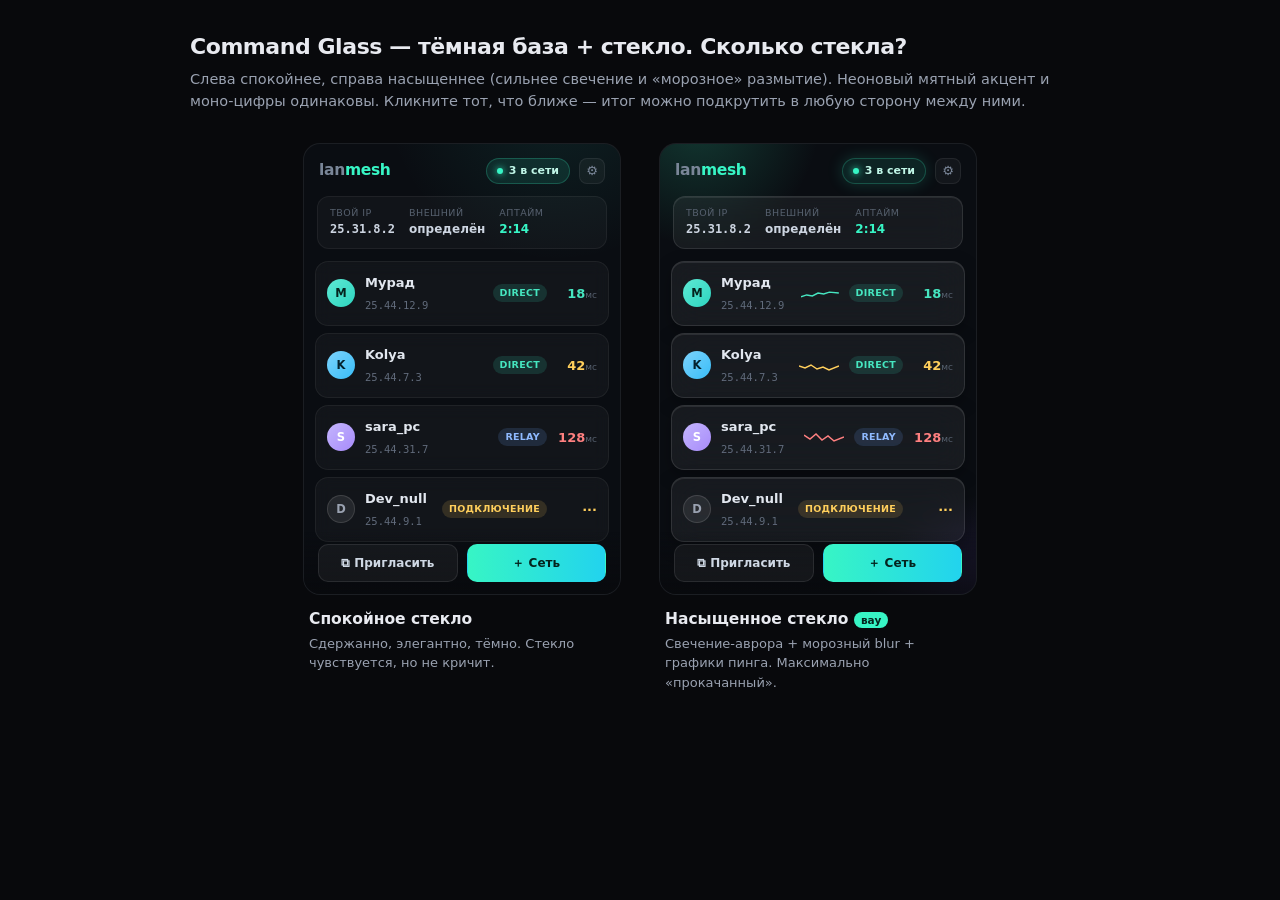
<file: docs/superpowers/design-mockups/01-dark-glass-direction.html>
<!DOCTYPE html>
<html lang="ru">
<head>
<meta charset="utf-8">
<meta name="viewport" content="width=device-width, initial-scale=1">
<title>lanmesh — Command Glass</title>
<style>
  * { box-sizing: border-box; }
  body { margin: 0; padding: 30px 24px 56px; background: #08090c; color: #e8eaf0;
    font: 15px/1.5 system-ui, "Segoe UI", Roboto, sans-serif; -webkit-font-smoothing: antialiased; }
  .head { max-width: 900px; margin: 0 auto 24px; }
  .head h1 { font-size: 22px; font-weight: 700; margin: 0 0 6px; letter-spacing: -.02em; }
  .head p { margin: 0; color: #9aa2b1; font-size: 14.5px; }
  .grid { max-width: 900px; margin: 0 auto; display: flex; flex-wrap: wrap; gap: 26px; justify-content: center; }
  .cards { display: contents; }
  .card { width: 330px; cursor: pointer; border-radius: 20px; padding: 6px;
    transition: transform .18s ease; outline: 2px solid transparent; outline-offset: 5px; }
  .card:hover { transform: translateY(-4px); }
  .card.selected { outline-color: #37f5c5; }
  .meta { padding: 13px 6px 2px; }
  .meta .name { font-size: 15.5px; font-weight: 650; }
  .meta .vibe { font-size: 13px; color: #9aa2b1; margin-top: 3px; }

  /* ===== shared device ===== */
  .device { position: relative; height: 452px; border-radius: 17px; overflow: hidden;
    border: 1px solid rgba(255,255,255,.07); background: #0a0d12; isolation: isolate; }
  .glow { position: absolute; inset: 0; z-index: 0; pointer-events: none; }
  .mono { font-family: ui-monospace, "Cascadia Code", Consolas, monospace; }
  .d-hd { position: relative; z-index: 2; display: flex; align-items: center; gap: 9px; padding: 14px 15px 12px; }
  .wm { font-size: 15.5px; font-weight: 750; letter-spacing: -.02em; color: #7a8698; }
  .wm b { color: #37f5c5; }
  .pill { margin-left: auto; font-size: 11px; font-weight: 650; padding: 4px 10px; border-radius: 999px;
    display: inline-flex; align-items: center; gap: 6px; color: #bff5e6;
    background: rgba(55,245,197,.10); border: 1px solid rgba(55,245,197,.22); }
  .pill .pdot { width: 6px; height: 6px; border-radius: 50%; background: #37f5c5; box-shadow: 0 0 7px #37f5c5; }
  .gear { width: 26px; height: 26px; border-radius: 8px; display: grid; place-items: center; font-size: 13px;
    color: #7a8698; background: rgba(255,255,255,.04); border: 1px solid rgba(255,255,255,.07); }

  .selfbar { position: relative; z-index: 2; margin: 0 13px 10px; padding: 9px 12px; border-radius: 12px;
    display: flex; align-items: center; gap: 14px; font-size: 11px; color: #6d7789; }
  .selfbar .k { display: block; font-size: 9.5px; text-transform: uppercase; letter-spacing: .05em; color: #57616f; }
  .selfbar .v { font-size: 12px; color: #cdd5e1; font-weight: 600; }
  .selfbar .up { color: #37f5c5; }

  .rows { position: relative; z-index: 2; padding: 2px 11px; display: flex; flex-direction: column; gap: 7px; }
  .row { display: flex; align-items: center; gap: 10px; padding: 9px 11px; border-radius: 13px; }
  .av { width: 28px; height: 28px; border-radius: 50%; flex: none; display: grid; place-items: center;
    font-size: 11.5px; font-weight: 700; color: #fff; }
  .av.m { background: linear-gradient(135deg,#5eead4,#2dd4bf); color:#04231d; }
  .av.k { background: linear-gradient(135deg,#7dd3fc,#38bdf8); color:#04222e; }
  .av.s { background: linear-gradient(135deg,#c4b5fd,#a78bfa); }
  .av.d { background: rgba(255,255,255,.08); color:#9aa2b1; border:1px solid rgba(255,255,255,.12); }
  .who { min-width: 0; }
  .nm { font-size: 13px; font-weight: 600; color: #e2e7ef; white-space: nowrap; }
  .ip { font-size: 10.5px; color: #616b7b; }
  .grow { flex: 1; }
  .bars { display: inline-flex; gap: 2px; align-items: flex-end; height: 13px; }
  .bars i { width: 3px; border-radius: 1px; background: #2a3342; }
  .bars i.on { background: #37f5c5; }
  .bars.mid i.on { background: #ffcf5c; }
  .badge { font-size: 9.5px; font-weight: 700; padding: 2px 7px; border-radius: 999px; text-transform: uppercase; letter-spacing: .03em; }
  .badge.direct { background: rgba(55,245,197,.13); color: #46e6c0; }
  .badge.relay { background: rgba(106,168,255,.15); color: #8fbaff; }
  .badge.conn { background: rgba(255,207,92,.14); color: #ffcf5c; }
  .png { font-size: 13px; font-weight: 700; font-variant-numeric: tabular-nums; min-width: 40px; text-align: right; }
  .png .u { font-size: 9px; color: #57616f; font-weight: 500; }
  .png.good { color: #46e6c0; } .png.ok { color: #ffcf5c; } .png.bad { color: #ff8080; } .png.conn { color: #ffcf5c; }
  .spark { display: block; margin-top: 2px; }

  .foot { position: absolute; z-index: 2; left: 0; right: 0; bottom: 0; padding: 12px 14px;
    display: flex; gap: 9px; background: linear-gradient(0deg, rgba(8,9,12,.75), transparent); }
  .btn { flex: 1; text-align: center; font-size: 12px; font-weight: 650; padding: 9px; border-radius: 10px;
    color: #cfd8e4; background: rgba(255,255,255,.05); border: 1px solid rgba(255,255,255,.09); }
  .btn.pri { color: #04231d; border-color: transparent; background: linear-gradient(90deg,#37f5c5,#22d3ee); }

  /* ===== V1 — subtle glass ===== */
  .v1 .glow { background: radial-gradient(90% 60% at 80% -10%, rgba(45,212,191,.10), transparent 60%); }
  .v1 .row { background: rgba(255,255,255,.035); border: 1px solid rgba(255,255,255,.06);
    backdrop-filter: blur(8px); }
  .v1 .selfbar { background: rgba(255,255,255,.03); border: 1px solid rgba(255,255,255,.055); }

  /* ===== V2 — rich glass ===== */
  .v2 .glow { background:
    radial-gradient(70% 50% at 12% -5%, rgba(52,229,176,.20), transparent 55%),
    radial-gradient(75% 55% at 105% 108%, rgba(139,92,246,.22), transparent 55%); }
  .v2 .row { background: rgba(255,255,255,.06); border: 1px solid rgba(255,255,255,.11);
    backdrop-filter: blur(16px) saturate(1.2);
    box-shadow: inset 0 1px 0 rgba(255,255,255,.09), 0 6px 18px rgba(0,0,0,.28); }
  .v2 .selfbar { background: rgba(255,255,255,.055); border: 1px solid rgba(255,255,255,.10);
    backdrop-filter: blur(14px); box-shadow: inset 0 1px 0 rgba(255,255,255,.08); }
  .v2 .pill { box-shadow: 0 0 16px rgba(55,245,197,.18); }
</style>
</head>
<body>
  <div class="head">
    <h1>Command Glass — тёмная база + стекло. Сколько стекла?</h1>
    <p>Слева спокойнее, справа насыщеннее (сильнее свечение и «морозное» размытие). Неоновый мятный акцент и моно-цифры одинаковы. Кликните тот, что ближе — итог можно подкрутить в любую сторону между ними.</p>
  </div>

  <div class="grid">
    <div class="cards">

      <!-- V1 -->
      <div class="card v1" data-choice="subtle" onclick="toggleSelect(this)">
        <div class="device">
          <div class="glow"></div>
          <div class="d-hd">
            <span class="wm">lan<b>mesh</b></span>
            <span class="pill"><span class="pdot"></span>3 в сети</span>
            <span class="gear">⚙</span>
          </div>
          <div class="selfbar">
            <span><span class="k">твой IP</span><span class="v mono">25.31.8.2</span></span>
            <span><span class="k">внешний</span><span class="v">определён</span></span>
            <span><span class="k">аптайм</span><span class="v up">2:14</span></span>
          </div>
          <div class="rows">
            <div class="row"><span class="av m">М</span><span class="who"><span class="nm">Мурад</span><br><span class="ip mono">25.44.12.9</span></span><span class="grow"></span>
              <span class="bars"><i class="on"></i><i class="on"></i><i class="on"></i><i class="on"></i></span>
              <span class="badge direct">direct</span><span class="png good">18<span class="u">мс</span></span></div>
            <div class="row"><span class="av k">K</span><span class="who"><span class="nm">Kolya</span><br><span class="ip mono">25.44.7.3</span></span><span class="grow"></span>
              <span class="bars mid"><i class="on"></i><i class="on"></i><i class="on"></i><i></i></span>
              <span class="badge direct">direct</span><span class="png ok">42<span class="u">мс</span></span></div>
            <div class="row"><span class="av s">S</span><span class="who"><span class="nm">sara_pc</span><br><span class="ip mono">25.44.31.7</span></span><span class="grow"></span>
              <span class="bars"><i class="on"></i><i class="on"></i><i></i><i></i></span>
              <span class="badge relay">relay</span><span class="png bad">128<span class="u">мс</span></span></div>
            <div class="row"><span class="av d">D</span><span class="who"><span class="nm">Dev_null</span><br><span class="ip mono">25.44.9.1</span></span><span class="grow"></span>
              <span class="badge conn">подключение</span><span class="png conn">···</span></div>
          </div>
          <div class="foot"><span class="btn">⧉ Пригласить</span><span class="btn pri">＋ Сеть</span></div>
        </div>
        <div class="meta"><div class="name">Спокойное стекло</div><div class="vibe">Сдержанно, элегантно, тёмно. Стекло чувствуется, но не кричит.</div></div>
      </div>

      <!-- V2 -->
      <div class="card v2" data-choice="rich" onclick="toggleSelect(this)">
        <div class="device">
          <div class="glow"></div>
          <div class="d-hd">
            <span class="wm">lan<b>mesh</b></span>
            <span class="pill"><span class="pdot"></span>3 в сети</span>
            <span class="gear">⚙</span>
          </div>
          <div class="selfbar">
            <span><span class="k">твой IP</span><span class="v mono">25.31.8.2</span></span>
            <span><span class="k">внешний</span><span class="v">определён</span></span>
            <span><span class="k">аптайм</span><span class="v up">2:14</span></span>
          </div>
          <div class="rows">
            <div class="row"><span class="av m">М</span><span class="who"><span class="nm">Мурад</span><br><span class="ip mono">25.44.12.9</span></span><span class="grow"></span>
              <svg class="spark" width="40" height="16" viewBox="0 0 40 16"><polyline points="0,11 6,9 12,10 18,7 24,8 30,6 40,7" fill="none" stroke="#46e6c0" stroke-width="1.5"/></svg>
              <span class="badge direct">direct</span><span class="png good">18<span class="u">мс</span></span></div>
            <div class="row"><span class="av k">K</span><span class="who"><span class="nm">Kolya</span><br><span class="ip mono">25.44.7.3</span></span><span class="grow"></span>
              <svg class="spark" width="40" height="16" viewBox="0 0 40 16"><polyline points="0,8 6,10 12,7 18,11 24,9 30,12 40,8" fill="none" stroke="#ffcf5c" stroke-width="1.5"/></svg>
              <span class="badge direct">direct</span><span class="png ok">42<span class="u">мс</span></span></div>
            <div class="row"><span class="av s">S</span><span class="who"><span class="nm">sara_pc</span><br><span class="ip mono">25.44.31.7</span></span><span class="grow"></span>
              <svg class="spark" width="40" height="16" viewBox="0 0 40 16"><polyline points="0,5 6,9 12,4 18,10 24,6 30,11 40,7" fill="none" stroke="#ff8080" stroke-width="1.5"/></svg>
              <span class="badge relay">relay</span><span class="png bad">128<span class="u">мс</span></span></div>
            <div class="row"><span class="av d">D</span><span class="who"><span class="nm">Dev_null</span><br><span class="ip mono">25.44.9.1</span></span><span class="grow"></span>
              <span class="badge conn">подключение</span><span class="png conn">···</span></div>
          </div>
          <div class="foot"><span class="btn">⧉ Пригласить</span><span class="btn pri">＋ Сеть</span></div>
        </div>
        <div class="meta"><div class="name">Насыщенное стекло <span style="font-size:10.5px;font-weight:700;color:#04231d;background:#37f5c5;padding:2px 7px;border-radius:999px">вау</span></div><div class="vibe">Свечение-аврора + морозный blur + графики пинга. Максимально «прокачанный».</div></div>
      </div>

    </div>
  </div>
</body>
</html>
</file>
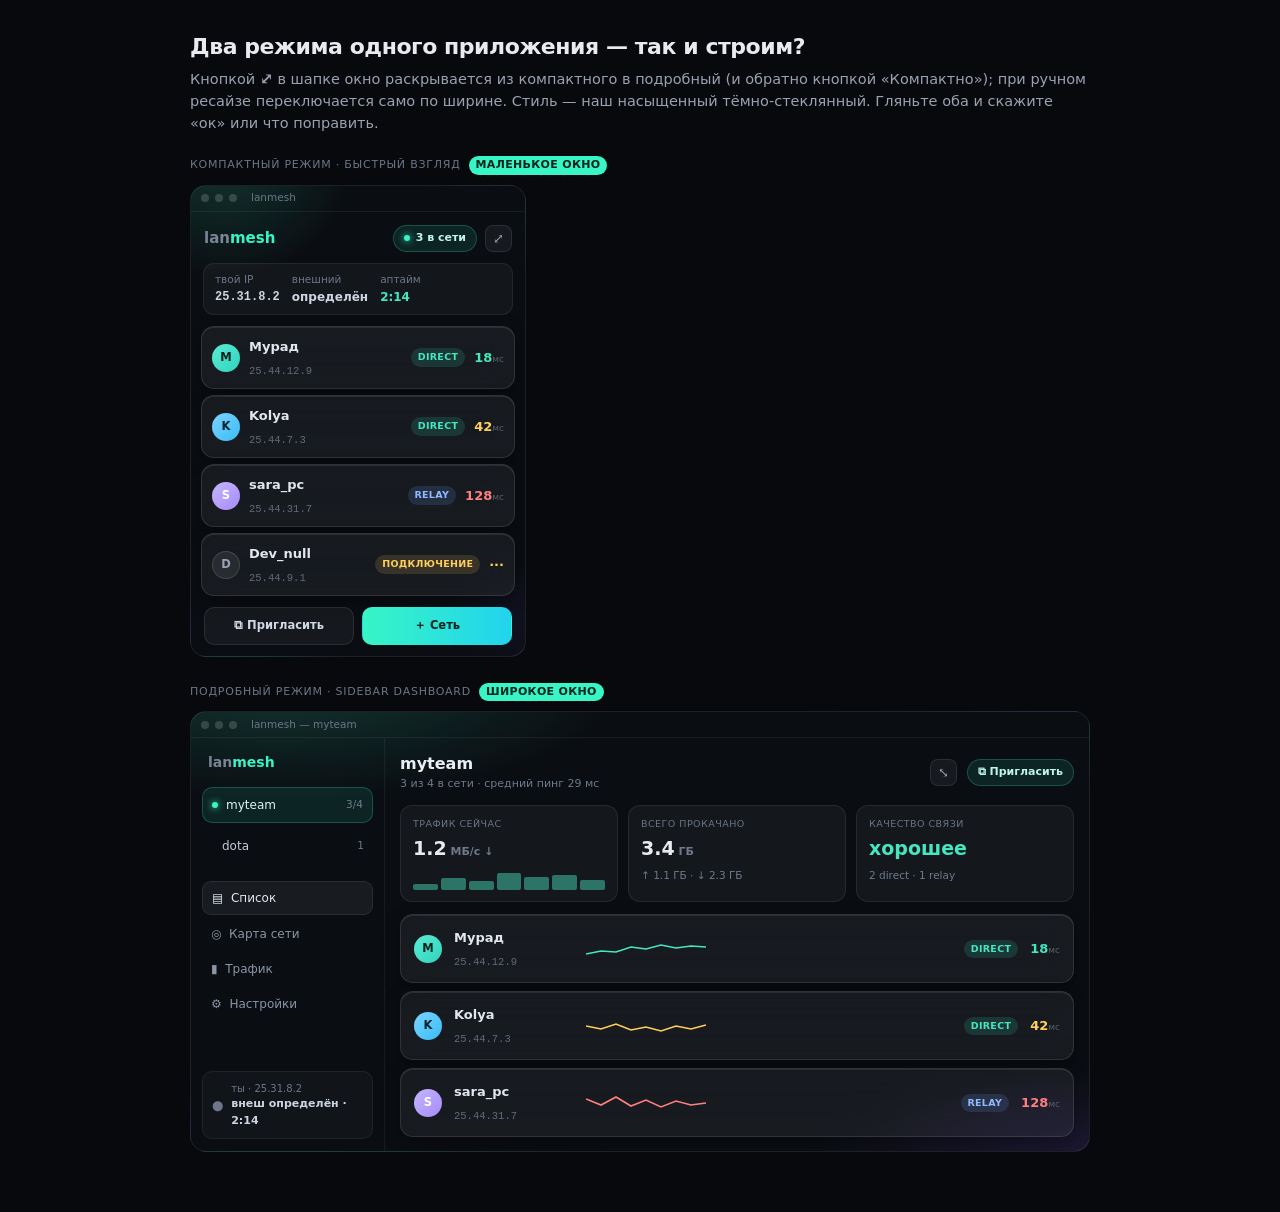
<file: docs/superpowers/design-mockups/02-two-modes.html>
<!DOCTYPE html>
<html lang="ru">
<head>
<meta charset="utf-8">
<meta name="viewport" content="width=device-width, initial-scale=1">
<title>lanmesh — два режима</title>
<style>
  * { box-sizing: border-box; }
  body { margin: 0; padding: 30px 22px 60px; background: #08090c; color: #e8eaf0;
    font: 15px/1.5 system-ui, "Segoe UI", Roboto, sans-serif; -webkit-font-smoothing: antialiased; }
  .head { max-width: 900px; margin: 0 auto 22px; }
  .head h1 { font-size: 22px; font-weight: 700; margin: 0 0 6px; letter-spacing: -.02em; }
  .head p { margin: 0; color: #9aa2b1; font-size: 14.5px; }
  .wrap { max-width: 900px; margin: 0 auto; display: flex; flex-direction: column; gap: 26px; }
  .sect-lbl { font-size: 11px; text-transform: uppercase; letter-spacing: .07em; color: #6b7686; margin-bottom: 10px; display:flex; align-items:center; gap:8px;}
  .sect-lbl .tag { color:#04231d; background:#37f5c5; padding:1px 7px; border-radius:999px; font-weight:700; letter-spacing:.03em;}
  .mono { font-family: ui-monospace, "Cascadia Code", Consolas, monospace; }

  /* shared device */
  .device { position: relative; border-radius: 16px; overflow: hidden; isolation: isolate;
    border: 1px solid rgba(255,255,255,.08);
    background: radial-gradient(70% 45% at 10% -5%, rgba(52,229,176,.18), transparent 55%),
                radial-gradient(70% 50% at 105% 108%, rgba(139,92,246,.20), transparent 55%), #0a0d12; }
  .tbar { height: 26px; display:flex; align-items:center; gap:6px; padding:0 10px;
    border-bottom:1px solid rgba(255,255,255,.06); }
  .tbar i { width:8px; height:8px; border-radius:50%; background:rgba(255,255,255,.16); }
  .tbar .tt { margin-left:8px; font-size:10.5px; color:#6b7686; }

  .glassrow { background: rgba(255,255,255,.06); border: 1px solid rgba(255,255,255,.11);
    backdrop-filter: blur(16px) saturate(1.2); border-radius: 13px;
    box-shadow: inset 0 1px 0 rgba(255,255,255,.09), 0 6px 18px rgba(0,0,0,.28); }

  .pill { font-size: 11px; font-weight: 650; padding: 4px 10px; border-radius: 999px;
    display: inline-flex; align-items: center; gap: 6px; color: #bff5e6;
    background: rgba(55,245,197,.10); border: 1px solid rgba(55,245,197,.22); }
  .pill .pdot { width: 6px; height: 6px; border-radius: 50%; background: #37f5c5; box-shadow: 0 0 7px #37f5c5; }
  .iconbtn { width: 27px; height: 27px; border-radius: 8px; display: grid; place-items: center; font-size: 13px;
    color: #9aa6b6; background: rgba(255,255,255,.05); border: 1px solid rgba(255,255,255,.09); }

  /* peer row atoms */
  .av { width: 28px; height: 28px; border-radius: 50%; flex: none; display: grid; place-items: center; font-size: 11.5px; font-weight: 700; color: #fff; }
  .av.m { background: linear-gradient(135deg,#5eead4,#2dd4bf); color:#04231d; }
  .av.k { background: linear-gradient(135deg,#7dd3fc,#38bdf8); color:#04222e; }
  .av.s { background: linear-gradient(135deg,#c4b5fd,#a78bfa); }
  .av.d { background: rgba(255,255,255,.08); color:#9aa2b1; border:1px solid rgba(255,255,255,.12); }
  .nm { font-size: 13px; font-weight: 600; color: #e2e7ef; white-space: nowrap; }
  .ip { font-size: 10.5px; color: #616b7b; }
  .bars { display:inline-flex; gap:2px; align-items:flex-end; height:13px; }
  .bars i { width:3px; border-radius:1px; background:#2a3342; }
  .bars i.on { background:#46e6c0; } .bars.mid i.on { background:#ffcf5c; }
  .badge { font-size:9.5px; font-weight:700; padding:2px 7px; border-radius:999px; text-transform:uppercase; letter-spacing:.03em; }
  .badge.direct { background:rgba(55,245,197,.13); color:#46e6c0; }
  .badge.relay { background:rgba(106,168,255,.15); color:#8fbaff; }
  .badge.conn { background:rgba(255,207,92,.14); color:#ffcf5c; }
  .png { font-size:13px; font-weight:700; font-variant-numeric:tabular-nums; text-align:right; }
  .png .u { font-size:9px; color:#57616f; font-weight:500; }
  .png.good{color:#46e6c0;}.png.ok{color:#ffcf5c;}.png.bad{color:#ff8080;}.png.conn{color:#ffcf5c;}
  .grow { flex:1; }

  /* ---------- COMPACT ---------- */
  .compact { width: 336px; }
  .compact .hd { display:flex; align-items:center; gap:8px; padding:13px 13px 11px; }
  .compact .wm { font-size:15px; font-weight:750; color:#7a8698; } .compact .wm b{color:#37f5c5;}
  .compact .self { display:flex; gap:12px; margin:0 12px 9px; padding:8px 11px; border-radius:11px;
    background:rgba(255,255,255,.04); border:1px solid rgba(255,255,255,.07); font-size:10.5px; color:#6d7789; }
  .compact .self .v { display:block; font-size:12px; color:#cdd5e1; font-weight:600; }
  .compact .self .v.up { color:#46e6c0; }
  .compact .rows { padding:2px 10px 60px; display:flex; flex-direction:column; gap:6px; }
  .compact .row { display:flex; align-items:center; gap:9px; padding:8px 10px; }
  .compact .foot { position:absolute; left:0; right:0; bottom:0; padding:11px 13px; display:flex; gap:8px;
    background:linear-gradient(0deg,rgba(10,13,18,.85),transparent); }
  .compact .btn { flex:1; text-align:center; font-size:11.5px; font-weight:650; padding:9px; border-radius:10px;
    color:#cfd8e4; background:rgba(255,255,255,.05); border:1px solid rgba(255,255,255,.09); }
  .compact .btn.pri { color:#04231d; border-color:transparent; background:linear-gradient(90deg,#37f5c5,#22d3ee); }

  /* ---------- DETAILED ---------- */
  .detailed { width: 100%; }
  .dwrap { display:flex; min-height: 340px; }
  .rail { width: 194px; flex:none; padding:12px 11px; border-right:1px solid rgba(255,255,255,.06); display:flex; flex-direction:column; gap:6px; }
  .rail .brand { font-size:14px; font-weight:750; color:#7a8698; padding:2px 6px 8px; } .rail .brand b{color:#37f5c5;}
  .rail .netitem { display:flex; align-items:center; gap:8px; padding:8px 9px; border-radius:10px; font-size:12px; color:#c3ccd8; }
  .rail .netitem.on { background:rgba(55,245,197,.10); border:1px solid rgba(55,245,197,.22); color:#dbf6ee; }
  .rail .netitem .cnt { margin-left:auto; font-size:10.5px; color:#6f7a8a; }
  .rail .nav { margin-top:12px; display:flex; flex-direction:column; gap:3px; }
  .rail .nav .n { display:flex; align-items:center; gap:9px; padding:7px 9px; border-radius:9px; font-size:12px; color:#8b95a5; }
  .rail .nav .n.on { background:rgba(255,255,255,.06); color:#e2e7ef; border:1px solid rgba(255,255,255,.08); }
  .rail .selfmini { margin-top:auto; padding:9px; border-radius:10px; background:rgba(255,255,255,.03); border:1px solid rgba(255,255,255,.06); font-size:10px; color:#6d7789; display:flex; align-items:center; gap:8px;}
  .rail .selfmini .v { color:#cdd5e1; font-weight:600; font-size:11px;}

  .dmain { flex:1; padding:14px 15px; min-width:0; display:flex; flex-direction:column; gap:12px; }
  .dhd { display:flex; align-items:center; gap:10px; }
  .dhd .title { font-size:16px; font-weight:700; color:#eaeff5; }
  .dhd .sub { font-size:11px; color:#6f7a8a; }
  .tiles { display:grid; grid-template-columns:repeat(3,1fr); gap:10px; }
  .tile { padding:11px 12px; border-radius:12px; background:rgba(255,255,255,.045); border:1px solid rgba(255,255,255,.08); }
  .tile .k { font-size:9.5px; text-transform:uppercase; letter-spacing:.05em; color:#6b7686; }
  .tile .big { font-size:19px; font-weight:750; margin-top:3px; font-variant-numeric:tabular-nums; }
  .tile .big small { font-size:11px; color:#6f7a8a; font-weight:600; }
  .tbars { display:flex; gap:3px; align-items:flex-end; height:22px; margin-top:6px; }
  .tbars i { flex:1; border-radius:2px; background:rgba(70,230,192,.45); }
  .drows { display:flex; flex-direction:column; gap:8px; }
  .drow { display:flex; align-items:center; gap:12px; padding:11px 13px; }
  .spark { display:block; }
</style>
</head>
<body>
  <div class="head">
    <h1>Два режима одного приложения — так и строим?</h1>
    <p>Кнопкой <b>⤢</b> в шапке окно раскрывается из компактного в подробный (и обратно кнопкой «Компактно»); при ручном ресайзе переключается само по ширине. Стиль — наш насыщенный тёмно-стеклянный. Гляньте оба и скажите «ок» или что поправить.</p>
  </div>

  <div class="wrap">

    <!-- COMPACT -->
    <div>
      <div class="sect-lbl">Компактный режим · быстрый взгляд <span class="tag">маленькое окно</span></div>
      <div class="device compact">
        <div class="tbar"><i></i><i></i><i></i><span class="tt">lanmesh</span></div>
        <div class="hd">
          <span class="wm">lan<b>mesh</b></span>
          <span class="grow"></span>
          <span class="pill"><span class="pdot"></span>3 в сети</span>
          <span class="iconbtn" title="Развернуть">⤢</span>
        </div>
        <div class="self">
          <span><span class="k">твой IP</span><span class="v mono">25.31.8.2</span></span>
          <span><span class="k">внешний</span><span class="v">определён</span></span>
          <span><span class="k">аптайм</span><span class="v up">2:14</span></span>
        </div>
        <div class="rows">
          <div class="row glassrow"><span class="av m">М</span><span><span class="nm">Мурад</span><br><span class="ip mono">25.44.12.9</span></span><span class="grow"></span>
            <span class="bars"><i class="on"></i><i class="on"></i><i class="on"></i><i class="on"></i></span><span class="badge direct">direct</span><span class="png good">18<span class="u">мс</span></span></div>
          <div class="row glassrow"><span class="av k">K</span><span><span class="nm">Kolya</span><br><span class="ip mono">25.44.7.3</span></span><span class="grow"></span>
            <span class="bars mid"><i class="on"></i><i class="on"></i><i class="on"></i><i></i></span><span class="badge direct">direct</span><span class="png ok">42<span class="u">мс</span></span></div>
          <div class="row glassrow"><span class="av s">S</span><span><span class="nm">sara_pc</span><br><span class="ip mono">25.44.31.7</span></span><span class="grow"></span>
            <span class="bars"><i class="on"></i><i class="on"></i><i></i><i></i></span><span class="badge relay">relay</span><span class="png bad">128<span class="u">мс</span></span></div>
          <div class="row glassrow"><span class="av d">D</span><span><span class="nm">Dev_null</span><br><span class="ip mono">25.44.9.1</span></span><span class="grow"></span>
            <span class="badge conn">подключение</span><span class="png conn">···</span></div>
        </div>
        <div class="foot"><span class="btn">⧉ Пригласить</span><span class="btn pri">＋ Сеть</span></div>
      </div>
    </div>

    <!-- DETAILED -->
    <div>
      <div class="sect-lbl">Подробный режим · Sidebar Dashboard <span class="tag">широкое окно</span></div>
      <div class="device detailed">
        <div class="tbar"><i></i><i></i><i></i><span class="tt">lanmesh — myteam</span></div>
        <div class="dwrap">
          <div class="rail">
            <div class="brand">lan<b>mesh</b></div>
            <div class="netitem on"><span class="pill" style="padding:0;background:none;border:none"><span class="pdot"></span></span>myteam<span class="cnt">3/4</span></div>
            <div class="netitem"><span class="bars" style="height:8px"><i class="on" style="background:#8fbaff"></i></span>dota<span class="cnt">1</span></div>
            <div class="nav">
              <div class="n on">▤ &nbsp;Список</div>
              <div class="n">◎ &nbsp;Карта сети</div>
              <div class="n">▮ &nbsp;Трафик</div>
              <div class="n">⚙ &nbsp;Настройки</div>
            </div>
            <div class="selfmini"><span>⬤</span><span><span class="k">ты · 25.31.8.2</span><br><span class="v">внеш определён · 2:14</span></span></div>
          </div>
          <div class="dmain">
            <div class="dhd">
              <div><div class="title">myteam</div><div class="sub">3 из 4 в сети · средний пинг 29 мс</div></div>
              <span class="grow"></span>
              <span class="iconbtn" title="Свернуть в компактный">⤡</span>
              <span class="pill" style="cursor:default">⧉ Пригласить</span>
            </div>
            <div class="tiles">
              <div class="tile"><div class="k">Трафик сейчас</div><div class="big">1.2<small> МБ/с ↓</small></div><div class="tbars"><i style="height:30%"></i><i style="height:55%"></i><i style="height:40%"></i><i style="height:80%"></i><i style="height:60%"></i><i style="height:70%"></i><i style="height:45%"></i></div></div>
              <div class="tile"><div class="k">Всего прокачано</div><div class="big">3.4<small> ГБ</small></div><div class="sub" style="margin-top:6px;font-size:10.5px;color:#6f7a8a">↑ 1.1 ГБ · ↓ 2.3 ГБ</div></div>
              <div class="tile"><div class="k">Качество связи</div><div class="big" style="color:#46e6c0">хорошее</div><div class="sub" style="margin-top:6px;font-size:10.5px;color:#6f7a8a">2 direct · 1 relay</div></div>
            </div>
            <div class="drows">
              <div class="drow glassrow"><span class="av m">М</span><span style="width:120px"><span class="nm">Мурад</span><br><span class="ip mono">25.44.12.9</span></span>
                <svg class="spark" width="120" height="24" viewBox="0 0 120 24"><polyline points="0,17 15,14 30,15 45,10 60,12 75,8 90,11 105,9 120,10" fill="none" stroke="#46e6c0" stroke-width="1.6"/></svg>
                <span class="grow"></span><span class="bars"><i class="on"></i><i class="on"></i><i class="on"></i><i class="on"></i></span><span class="badge direct">direct</span><span class="png good">18<span class="u">мс</span></span></div>
              <div class="drow glassrow"><span class="av k">K</span><span style="width:120px"><span class="nm">Kolya</span><br><span class="ip mono">25.44.7.3</span></span>
                <svg class="spark" width="120" height="24" viewBox="0 0 120 24"><polyline points="0,12 15,15 30,10 45,16 60,13 75,17 90,12 105,15 120,11" fill="none" stroke="#ffcf5c" stroke-width="1.6"/></svg>
                <span class="grow"></span><span class="bars mid"><i class="on"></i><i class="on"></i><i class="on"></i><i></i></span><span class="badge direct">direct</span><span class="png ok">42<span class="u">мс</span></span></div>
              <div class="drow glassrow"><span class="av s">S</span><span style="width:120px"><span class="nm">sara_pc</span><br><span class="ip mono">25.44.31.7</span></span>
                <svg class="spark" width="120" height="24" viewBox="0 0 120 24"><polyline points="0,8 15,14 30,6 45,15 60,9 75,16 90,10 105,14 120,12" fill="none" stroke="#ff8080" stroke-width="1.6"/></svg>
                <span class="grow"></span><span class="bars"><i class="on"></i><i class="on"></i><i></i><i></i></span><span class="badge relay">relay</span><span class="png bad">128<span class="u">мс</span></span></div>
            </div>
          </div>
        </div>
      </div>
    </div>

  </div>
</body>
</html>
</file>
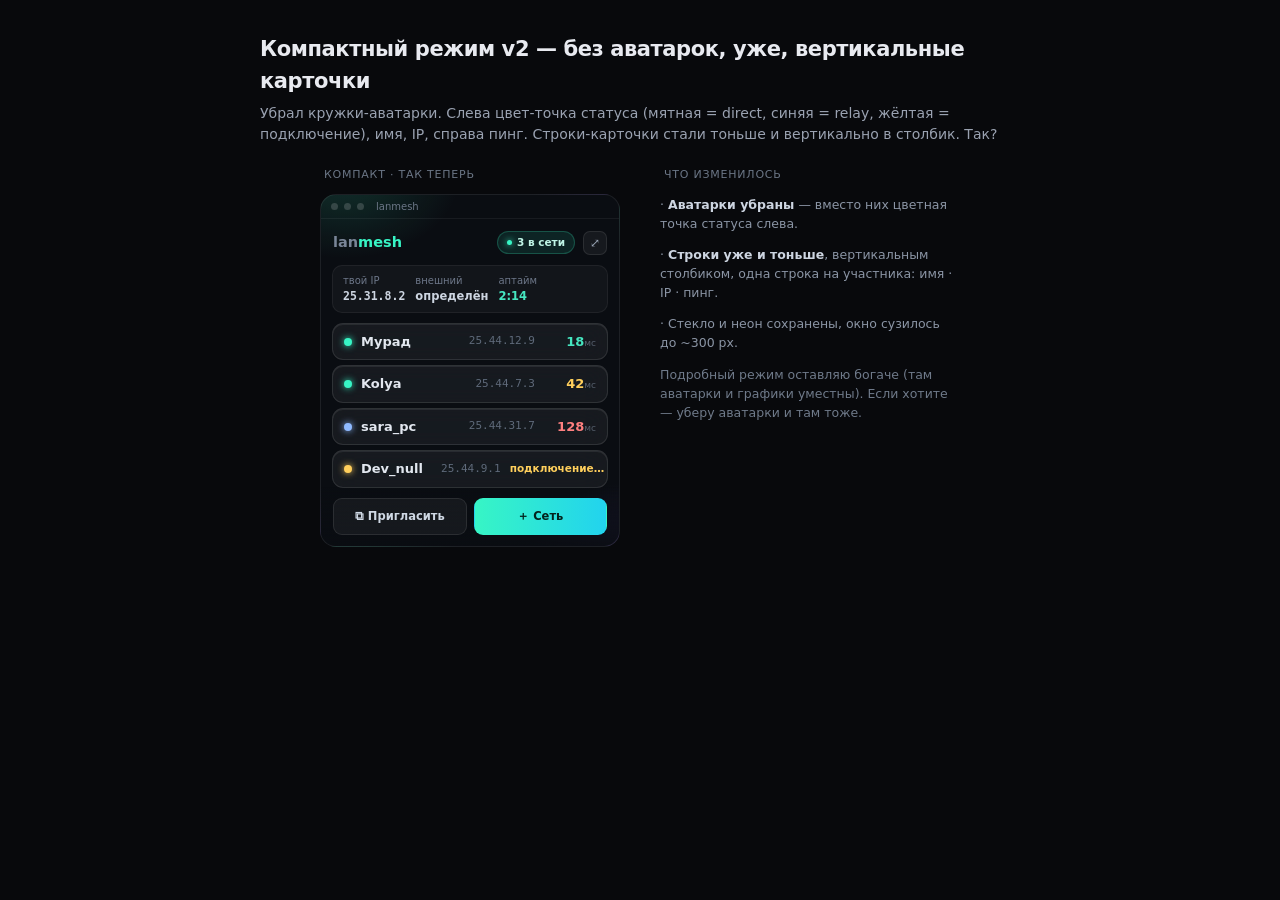
<file: docs/superpowers/design-mockups/03-compact-final.html>
<!DOCTYPE html>
<html lang="ru">
<head>
<meta charset="utf-8">
<meta name="viewport" content="width=device-width, initial-scale=1">
<title>lanmesh — компакт v2</title>
<style>
  * { box-sizing: border-box; }
  body { margin: 0; padding: 34px 22px 60px; background: #08090c; color: #e8eaf0;
    font: 15px/1.5 system-ui, "Segoe UI", Roboto, sans-serif; -webkit-font-smoothing: antialiased; }
  .head { max-width: 760px; margin: 0 auto 22px; }
  .head h1 { font-size: 21px; font-weight: 700; margin: 0 0 6px; letter-spacing: -.02em; }
  .head p { margin: 0; color: #9aa2b1; font-size: 14px; }
  .stage { display: flex; gap: 40px; justify-content: center; align-items: flex-start; flex-wrap: wrap; max-width: 760px; margin: 0 auto; }
  .col-lbl { font-size: 11px; text-transform: uppercase; letter-spacing: .07em; color: #6b7686; margin: 0 0 10px 4px; }
  .mono { font-family: ui-monospace, "Cascadia Code", Consolas, monospace; }

  .device { position: relative; width: 300px; border-radius: 16px; overflow: hidden; isolation: isolate;
    border: 1px solid rgba(255,255,255,.08);
    background: radial-gradient(70% 42% at 8% -5%, rgba(52,229,176,.16), transparent 55%),
                radial-gradient(70% 48% at 106% 108%, rgba(139,92,246,.18), transparent 55%), #0a0d12; }
  .tbar { height: 24px; display:flex; align-items:center; gap:6px; padding:0 10px; border-bottom:1px solid rgba(255,255,255,.06); }
  .tbar i { width:7px; height:7px; border-radius:50%; background:rgba(255,255,255,.16); }
  .tbar .tt { margin-left:6px; font-size:10px; color:#6b7686; }

  .hd { display:flex; align-items:center; gap:8px; padding:12px 12px 10px; }
  .wm { font-size:14.5px; font-weight:750; color:#7a8698; } .wm b{color:#37f5c5;}
  .grow { flex:1; }
  .pill { font-size:10.5px; font-weight:650; padding:3px 9px; border-radius:999px; display:inline-flex; align-items:center; gap:5px;
    color:#bff5e6; background:rgba(55,245,197,.10); border:1px solid rgba(55,245,197,.22); }
  .pill .pdot { width:5px; height:5px; border-radius:50%; background:#37f5c5; box-shadow:0 0 6px #37f5c5; }
  .iconbtn { width:24px; height:24px; border-radius:7px; display:grid; place-items:center; font-size:12px;
    color:#9aa6b6; background:rgba(255,255,255,.05); border:1px solid rgba(255,255,255,.09); }

  .self { display:flex; gap:10px; margin:0 11px 8px; padding:7px 10px; border-radius:10px;
    background:rgba(255,255,255,.035); border:1px solid rgba(255,255,255,.06); font-size:10px; color:#6d7789; }
  .self .v { display:block; font-size:11.5px; color:#cdd5e1; font-weight:600; }
  .self .v.up { color:#46e6c0; }

  /* slim vertical cards, NO avatar */
  .rows { padding:2px 11px 58px; display:flex; flex-direction:column; gap:5px; }
  .row { display:flex; align-items:center; gap:9px; padding:8px 11px; border-radius:11px;
    background:rgba(255,255,255,.055); border:1px solid rgba(255,255,255,.10);
    backdrop-filter:blur(14px) saturate(1.2); box-shadow:inset 0 1px 0 rgba(255,255,255,.08); }
  .sdot { width:8px; height:8px; border-radius:50%; flex:none; }
  .sdot.direct { background:#37f5c5; box-shadow:0 0 7px #37f5c5; }
  .sdot.relay  { background:#8fbaff; box-shadow:0 0 7px #8fbaff; }
  .sdot.conn   { background:#ffcf5c; box-shadow:0 0 7px #ffcf5c; }
  .nm { font-size:13px; font-weight:600; color:#e2e7ef; white-space:nowrap; }
  .ip { font-size:11px; color:#5f6a7a; }
  .png { font-size:13px; font-weight:700; font-variant-numeric:tabular-nums; text-align:right; min-width:52px; }
  .png .u { font-size:9px; color:#57616f; font-weight:500; }
  .png.good{color:#46e6c0;}.png.ok{color:#ffcf5c;}.png.bad{color:#ff8080;}.png.conn{color:#ffcf5c;font-size:10.5px;font-weight:600;}

  .foot { position:absolute; left:0; right:0; bottom:0; padding:11px 12px; display:flex; gap:7px;
    background:linear-gradient(0deg,rgba(10,13,18,.88),transparent); }
  .btn { flex:1; text-align:center; font-size:11.5px; font-weight:650; padding:9px; border-radius:9px;
    color:#cfd8e4; background:rgba(255,255,255,.05); border:1px solid rgba(255,255,255,.09); }
  .btn.pri { color:#04231d; border-color:transparent; background:linear-gradient(90deg,#37f5c5,#22d3ee); }

  .note { max-width:300px; font-size:12.5px; color:#8b95a5; }
  .note b { color:#cdd5e1; }
  .before .row { background:none;border:none;backdrop-filter:none;box-shadow:none;padding:6px 6px; gap:8px;}
</style>
</head>
<body>
  <div class="head">
    <h1>Компактный режим v2 — без аватарок, уже, вертикальные карточки</h1>
    <p>Убрал кружки-аватарки. Слева цвет-точка статуса (мятная = direct, синяя = relay, жёлтая = подключение), имя, IP, справа пинг. Строки-карточки стали тоньше и вертикально в столбик. Так?</p>
  </div>

  <div class="stage">
    <div>
      <div class="col-lbl">Компакт · так теперь</div>
      <div class="device">
        <div class="tbar"><i></i><i></i><i></i><span class="tt">lanmesh</span></div>
        <div class="hd">
          <span class="wm">lan<b>mesh</b></span><span class="grow"></span>
          <span class="pill"><span class="pdot"></span>3 в сети</span>
          <span class="iconbtn" title="Развернуть">⤢</span>
        </div>
        <div class="self">
          <span><span class="k">твой IP</span><span class="v mono">25.31.8.2</span></span>
          <span><span class="k">внешний</span><span class="v">определён</span></span>
          <span><span class="k">аптайм</span><span class="v up">2:14</span></span>
        </div>
        <div class="rows">
          <div class="row"><span class="sdot direct"></span><span class="nm">Мурад</span><span class="grow"></span><span class="ip mono">25.44.12.9</span><span class="png good">18<span class="u">мс</span></span></div>
          <div class="row"><span class="sdot direct"></span><span class="nm">Kolya</span><span class="grow"></span><span class="ip mono">25.44.7.3</span><span class="png ok">42<span class="u">мс</span></span></div>
          <div class="row"><span class="sdot relay"></span><span class="nm">sara_pc</span><span class="grow"></span><span class="ip mono">25.44.31.7</span><span class="png bad">128<span class="u">мс</span></span></div>
          <div class="row"><span class="sdot conn"></span><span class="nm">Dev_null</span><span class="grow"></span><span class="ip mono">25.44.9.1</span><span class="png conn">подключение…</span></div>
        </div>
        <div class="foot"><span class="btn">⧉ Пригласить</span><span class="btn pri">＋ Сеть</span></div>
      </div>
    </div>

    <div style="max-width:300px">
      <div class="col-lbl">что изменилось</div>
      <div class="note">
        <p>· <b>Аватарки убраны</b> — вместо них цветная точка статуса слева.</p>
        <p>· <b>Строки уже и тоньше</b>, вертикальным столбиком, одна строка на участника: имя · IP · пинг.</p>
        <p>· Стекло и неон сохранены, окно сузилось до ~300&nbsp;px.</p>
        <p style="margin-top:14px;color:#6f7a8a">Подробный режим оставляю богаче (там аватарки и графики уместны). Если хотите — уберу аватарки и там тоже.</p>
      </div>
    </div>
  </div>
</body>
</html>
</file>
